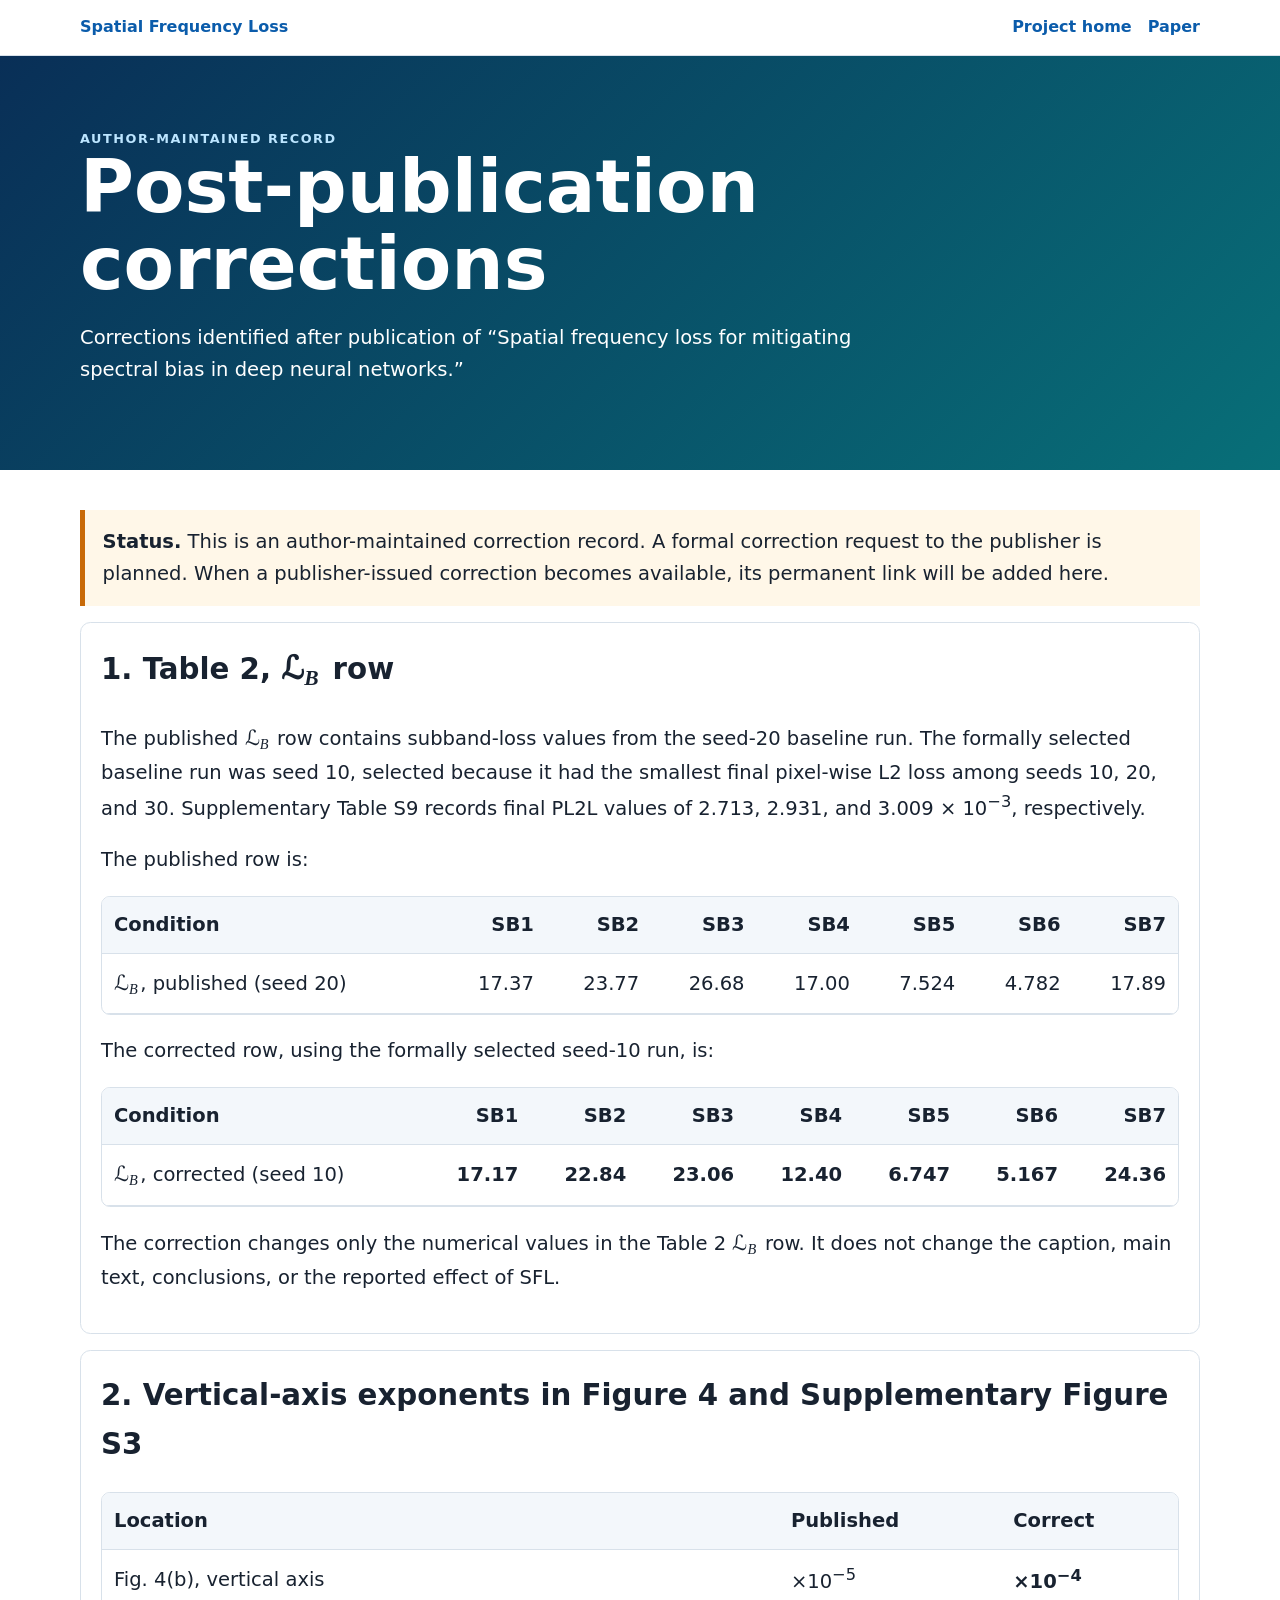
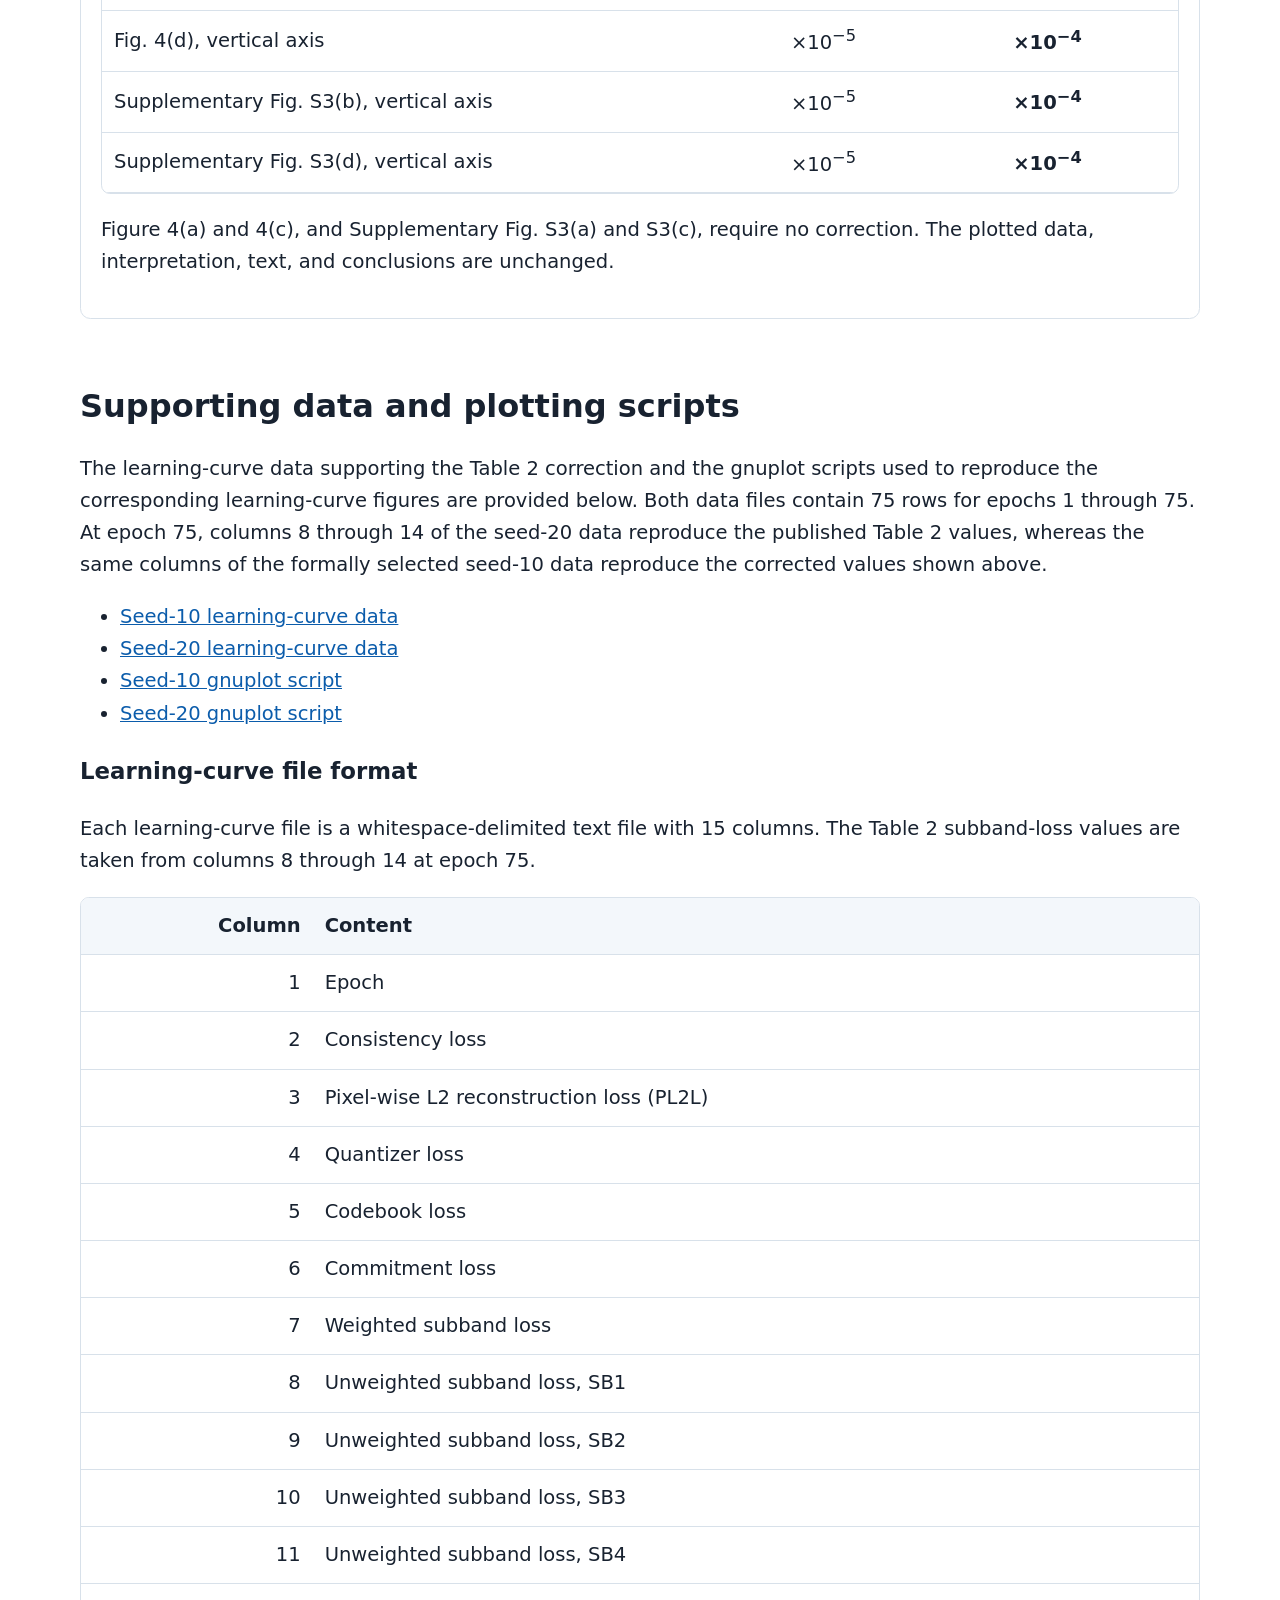
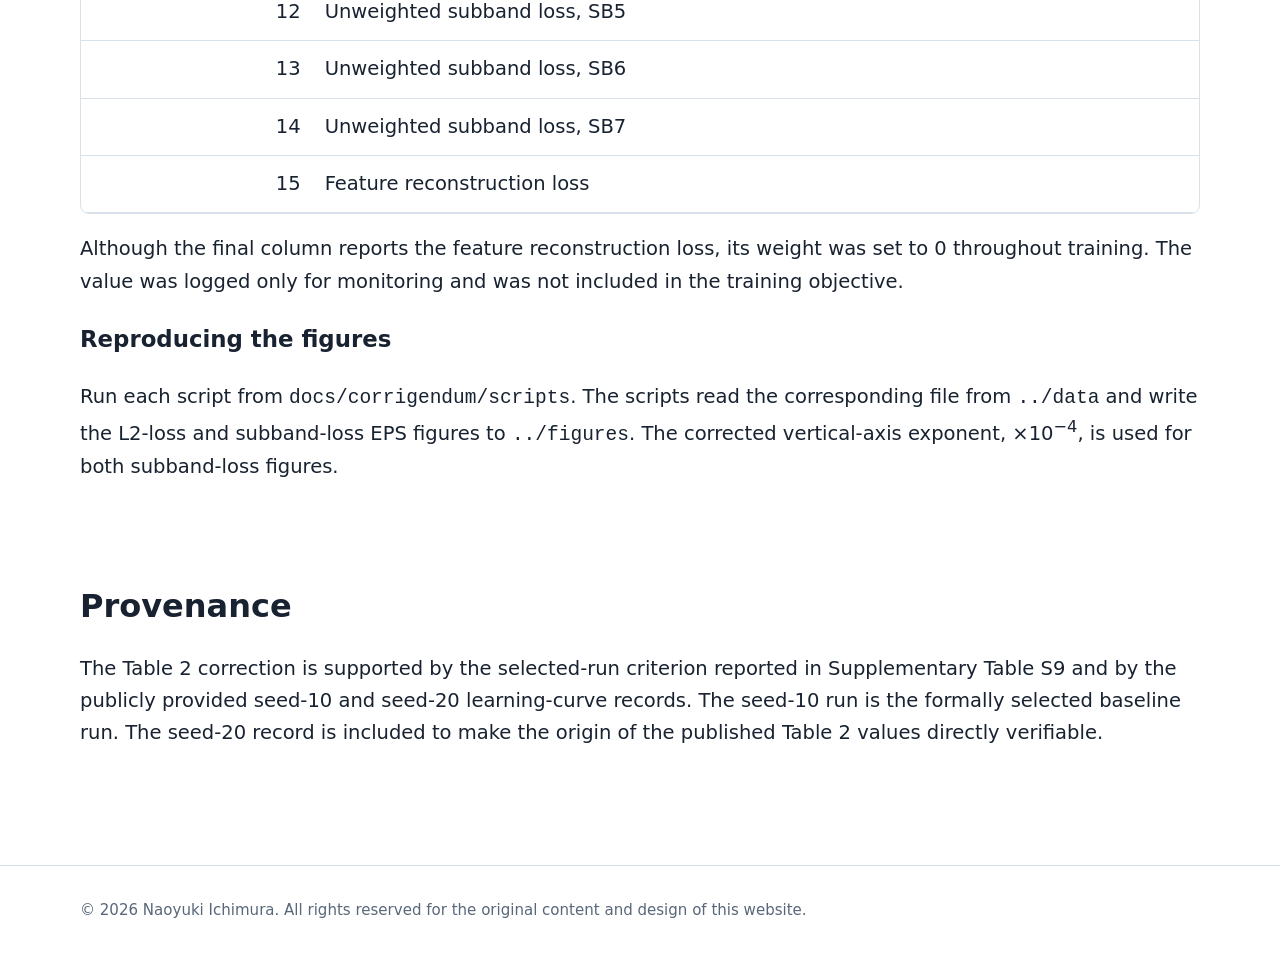
<file: docs/corrections.html>
<!doctype html><html lang="en"><head><meta charset="utf-8"><meta name="viewport" content="width=device-width,initial-scale=1"><meta name="description" content="Post-publication corrections for the Spatial Frequency Loss paper."><title>Post-publication corrections | Spatial Frequency Loss</title><link rel="stylesheet" href="assets/spatial-frequency-loss.css"></head><body class="sfl-corrections-page"><div class="sfl-site"><nav class="sfl-nav"><div class="sfl-wrap"><a href="index.html">Spatial Frequency Loss</a><div class="sfl-links"><a href="index.html">Project home</a><a href="https://doi.org/10.1007/s00138-026-01927-5">Paper</a></div></div></nav><header class="sfl-hero"><div class="sfl-wrap"><div class="sfl-kicker">Author-maintained record</div><h1>Post-publication corrections</h1><p>Corrections identified after publication of “Spatial frequency loss for mitigating spectral bias in deep neural networks.”</p></div></header><main class="sfl-main"><div class="sfl-wrap"><div class="sfl-note sfl-warning"><strong>Status.</strong> This is an author-maintained correction record. A formal correction request to the publisher is planned. When a publisher-issued correction becomes available, its permanent link will be added here.</div><article class="sfl-correction"><h2>1. Table 2, <span class="sfl-math" aria-label="L sub B">ℒ<sub><i>B</i></sub></span> row</h2><p>The published <span class="sfl-math" aria-label="L sub B">ℒ<sub><i>B</i></sub></span> row contains subband-loss values from the seed-20 baseline run. The formally selected baseline run was seed 10, selected because it had the smallest final pixel-wise L2 loss among seeds 10, 20, and 30. Supplementary Table S9 records final PL2L values of 2.713, 2.931, and 3.009 × 10<sup>−3</sup>, respectively.</p><p>The published row is:</p><div class="sfl-table-wrap"><table><thead><tr><th>Condition</th><th class="num">SB1</th><th class="num">SB2</th><th class="num">SB3</th><th class="num">SB4</th><th class="num">SB5</th><th class="num">SB6</th><th class="num">SB7</th></tr></thead><tbody><tr><td><span class="sfl-math" aria-label="L sub B">ℒ<sub><i>B</i></sub></span>, published (seed 20)</td><td class="num">17.37</td><td class="num">23.77</td><td class="num">26.68</td><td class="num">17.00</td><td class="num">7.524</td><td class="num">4.782</td><td class="num">17.89</td></tr></tbody></table></div><p>The corrected row, using the formally selected seed-10 run, is:</p><div class="sfl-table-wrap"><table><thead><tr><th>Condition</th><th class="num">SB1</th><th class="num">SB2</th><th class="num">SB3</th><th class="num">SB4</th><th class="num">SB5</th><th class="num">SB6</th><th class="num">SB7</th></tr></thead><tbody><tr><td><span class="sfl-math" aria-label="L sub B">ℒ<sub><i>B</i></sub></span>, corrected (seed 10)</td><td class="num"><strong>17.17</strong></td><td class="num"><strong>22.84</strong></td><td class="num"><strong>23.06</strong></td><td class="num"><strong>12.40</strong></td><td class="num"><strong>6.747</strong></td><td class="num"><strong>5.167</strong></td><td class="num"><strong>24.36</strong></td></tr></tbody></table></div><p>The correction changes only the numerical values in the Table 2 <span class="sfl-math" aria-label="L sub B">ℒ<sub><i>B</i></sub></span> row. It does not change the caption, main text, conclusions, or the reported effect of SFL.</p></article><article class="sfl-correction"><h2>2. Vertical-axis exponents in Figure 4 and Supplementary Figure S3</h2><div class="sfl-table-wrap"><table><thead><tr><th>Location</th><th>Published</th><th>Correct</th></tr></thead><tbody><tr><td>Fig. 4(b), vertical axis</td><td>×10<sup>−5</sup></td><td><strong>×10<sup>−4</sup></strong></td></tr><tr><td>Fig. 4(d), vertical axis</td><td>×10<sup>−5</sup></td><td><strong>×10<sup>−4</sup></strong></td></tr><tr><td>Supplementary Fig. S3(b), vertical axis</td><td>×10<sup>−5</sup></td><td><strong>×10<sup>−4</sup></strong></td></tr><tr><td>Supplementary Fig. S3(d), vertical axis</td><td>×10<sup>−5</sup></td><td><strong>×10<sup>−4</sup></strong></td></tr></tbody></table></div><p>Figure 4(a) and 4(c), and Supplementary Fig. S3(a) and S3(c), require no correction. The plotted data, interpretation, text, and conclusions are unchanged.</p></article><section class="sfl-section"><h2>Supporting data and plotting scripts</h2><p>The learning-curve data supporting the Table 2 correction and the gnuplot scripts used to reproduce the corresponding learning-curve figures are provided below. Both data files contain 75 rows for epochs 1 through 75. At epoch 75, columns 8 through 14 of the seed-20 data reproduce the published Table 2 values, whereas the same columns of the formally selected seed-10 data reproduce the corrected values shown above.</p><ul><li><a href="corrigendum/data/ffhq_vqvae_l2_seed10_learning_curve.dat" download>Seed-10 learning-curve data</a></li><li><a href="corrigendum/data/ffhq_vqvae_l2_seed20_learning_curve.dat" download>Seed-20 learning-curve data</a></li><li><a href="corrigendum/scripts/plot_ffhq_vqvae_l2_seed10_learning_curves.plt" download>Seed-10 gnuplot script</a></li><li><a href="corrigendum/scripts/plot_ffhq_vqvae_l2_seed20_learning_curves.plt" download>Seed-20 gnuplot script</a></li></ul><h3>Learning-curve file format</h3><p>Each learning-curve file is a whitespace-delimited text file with 15 columns. The Table 2 subband-loss values are taken from columns 8 through 14 at epoch 75.</p><div class="sfl-table-wrap"><table><thead><tr><th class="num">Column</th><th>Content</th></tr></thead><tbody><tr><td class="num">1</td><td>Epoch</td></tr><tr><td class="num">2</td><td>Consistency loss</td></tr><tr><td class="num">3</td><td>Pixel-wise L2 reconstruction loss (PL2L)</td></tr><tr><td class="num">4</td><td>Quantizer loss</td></tr><tr><td class="num">5</td><td>Codebook loss</td></tr><tr><td class="num">6</td><td>Commitment loss</td></tr><tr><td class="num">7</td><td>Weighted subband loss</td></tr><tr><td class="num">8</td><td>Unweighted subband loss, SB1</td></tr><tr><td class="num">9</td><td>Unweighted subband loss, SB2</td></tr><tr><td class="num">10</td><td>Unweighted subband loss, SB3</td></tr><tr><td class="num">11</td><td>Unweighted subband loss, SB4</td></tr><tr><td class="num">12</td><td>Unweighted subband loss, SB5</td></tr><tr><td class="num">13</td><td>Unweighted subband loss, SB6</td></tr><tr><td class="num">14</td><td>Unweighted subband loss, SB7</td></tr><tr><td class="num">15</td><td>Feature reconstruction loss</td></tr></tbody></table></div><p>Although the final column reports the feature reconstruction loss, its weight was set to 0 throughout training. The value was logged only for monitoring and was not included in the training objective.</p><h3>Reproducing the figures</h3><p>Run each script from <code>docs/corrigendum/scripts</code>. The scripts read the corresponding file from <code>../data</code> and write the L2-loss and subband-loss EPS figures to <code>../figures</code>. The corrected vertical-axis exponent, ×10<sup>−4</sup>, is used for both subband-loss figures.</p></section><section class="sfl-section"><h2>Provenance</h2><p>The Table 2 correction is supported by the selected-run criterion reported in Supplementary Table S9 and by the publicly provided seed-10 and seed-20 learning-curve records. The seed-10 run is the formally selected baseline run. The seed-20 record is included to make the origin of the published Table 2 values directly verifiable.</p></section></div></main><footer class="sfl-footer"><div class="sfl-wrap"><p class="sfl-copyright">© 2026 Naoyuki Ichimura. All rights reserved for the original content and design of this website.</p></div></footer></div></body></html>
</file>
<file: docs/assets/spatial-frequency-loss.css>
/* Self-contained, reusable styles for GitHub Pages and institutional pages. */
:root{--ink:#182230;--muted:#586779;--brand:#0b5cab;--brand2:#0b7a75;--paper:#fff;--soft:#f3f7fb;--line:#d8e1ea;--warn:#8a4b08;--max:1120px}*{box-sizing:border-box}body{margin:0;color:var(--ink);background:var(--paper);font:16px/1.65 system-ui,-apple-system,"Segoe UI",sans-serif}a{color:var(--brand)}a:focus{outline:3px solid #91c7ff;outline-offset:2px}.sfl-site{min-height:100vh}.sfl-wrap{width:min(var(--max),calc(100% - 2rem));margin:auto}.sfl-nav{border-bottom:1px solid var(--line);background:#fff}.sfl-nav .sfl-wrap{display:flex;gap:1rem;align-items:center;justify-content:space-between;padding:.9rem 0}.sfl-nav a{text-decoration:none;font-weight:650}.sfl-links{display:flex;gap:1rem;flex-wrap:wrap}.sfl-hero{background:linear-gradient(135deg,#092f57,#086f78);color:#fff;padding:4.5rem 0 4rem}.sfl-hero h1{font-size:clamp(2.2rem,6vw,4.6rem);line-height:1.04;margin:0 0 1rem}.sfl-hero p{max-width:780px;font-size:1.22rem}.sfl-actions{display:flex;gap:.8rem;flex-wrap:wrap;margin-top:1.5rem}.sfl-button{display:inline-block;padding:.75rem 1rem;border-radius:.45rem;background:#fff;color:#083b67;text-decoration:none;font-weight:750}.sfl-button.secondary{background:transparent;color:#fff;border:1px solid #b9e1ff}.sfl-main{padding:2.5rem 0 4rem}.sfl-section{padding:1.2rem 0 2rem}.sfl-section h2{font-size:2rem;margin-bottom:.5rem}.sfl-grid{display:grid;grid-template-columns:repeat(2,minmax(0,1fr));gap:1rem}.sfl-card{border:1px solid var(--line);border-radius:.65rem;padding:1.1rem;background:#fff}.sfl-card h3{margin-top:0}.sfl-note{border-left:5px solid var(--brand2);background:var(--soft);padding:1rem 1.1rem}.sfl-warning{border-left-color:#c86a08;background:#fff7e8}.sfl-table-wrap{overflow-x:auto;border:1px solid var(--line);border-radius:.55rem}table{border-collapse:collapse;width:100%;min-width:660px}th,td{padding:.75rem;text-align:left;border-bottom:1px solid var(--line)}th{background:var(--soft)}td.num,th.num{text-align:right;font-variant-numeric:tabular-nums}.sfl-code{background:#0e1721;color:#e8f0f5;padding:1rem;border-radius:.5rem;overflow:auto}.sfl-footer{border-top:1px solid var(--line);color:var(--muted);padding:2rem 0}.sfl-footer p{margin:0}.sfl-copyright{font-size:.94rem}.sfl-kicker{text-transform:uppercase;letter-spacing:.12em;font-weight:800;font-size:.8rem;color:#bce5ff}.sfl-meta{color:var(--muted);font-size:.94rem}.sfl-correction{border:1px solid var(--line);border-radius:.65rem;padding:1.25rem;margin:1rem 0}.sfl-correction h2{margin-top:0}.sfl-pending{font-weight:750;color:var(--warn)}.sfl-example-grid{display:flex;flex-flow:row nowrap;gap:1.25rem;margin:1.25rem 0;overflow-x:auto;justify-content:flex-start;padding-bottom:.5rem}.sfl-example{flex:0 0 256px;width:256px;margin:0;text-align:center}.sfl-example img{display:block;width:100%;max-width:256px;height:auto;margin:0 auto;border:1px solid var(--line);border-radius:0;background:var(--soft)}.sfl-example figcaption{margin-top:.65rem;font-weight:750}.sfl-inpainting-grid{display:grid;grid-template-columns:repeat(2,minmax(0,1fr));gap:1.5rem;overflow:visible}.sfl-inpainting-grid .sfl-example{width:100%;max-width:none;flex:none}.sfl-inpainting-grid .sfl-example img{width:75%;max-width:382.5px;height:auto}@media(max-width:700px){.sfl-inpainting-grid{grid-template-columns:1fr}}.sfl-example-summary{margin-top:1rem}.sfl-example-heading{margin-top:1.5rem}.sfl-results-table{margin-top:0}.sfl-results-table th.num,.sfl-results-table td.num{text-align:center}.sfl-subband-table{min-width:920px}.sfl-section>.sfl-table-wrap{margin:1rem 0}.sfl-results-table tbody tr:nth-child(even){background:#f8fbfe}@media(max-width:800px){.sfl-grid{grid-template-columns:1fr}.sfl-nav .sfl-wrap{align-items:flex-start;flex-direction:column}.sfl-hero{padding:3rem 0}}@media print{.sfl-nav,.sfl-actions{display:none}.sfl-hero{background:#fff;color:#000;padding:1rem 0}.sfl-kicker{color:#333}a{color:#000}.sfl-section{break-inside:avoid}}.sfl-math{font-family:"STIX Two Math","Cambria Math","Latin Modern Math","Times New Roman",serif;font-size:1.08em;white-space:nowrap;margin-right:.12em}.sfl-math sub{font-size:.68em;vertical-align:-.28em}.sfl-main{font-size:1.22rem}
</file>
